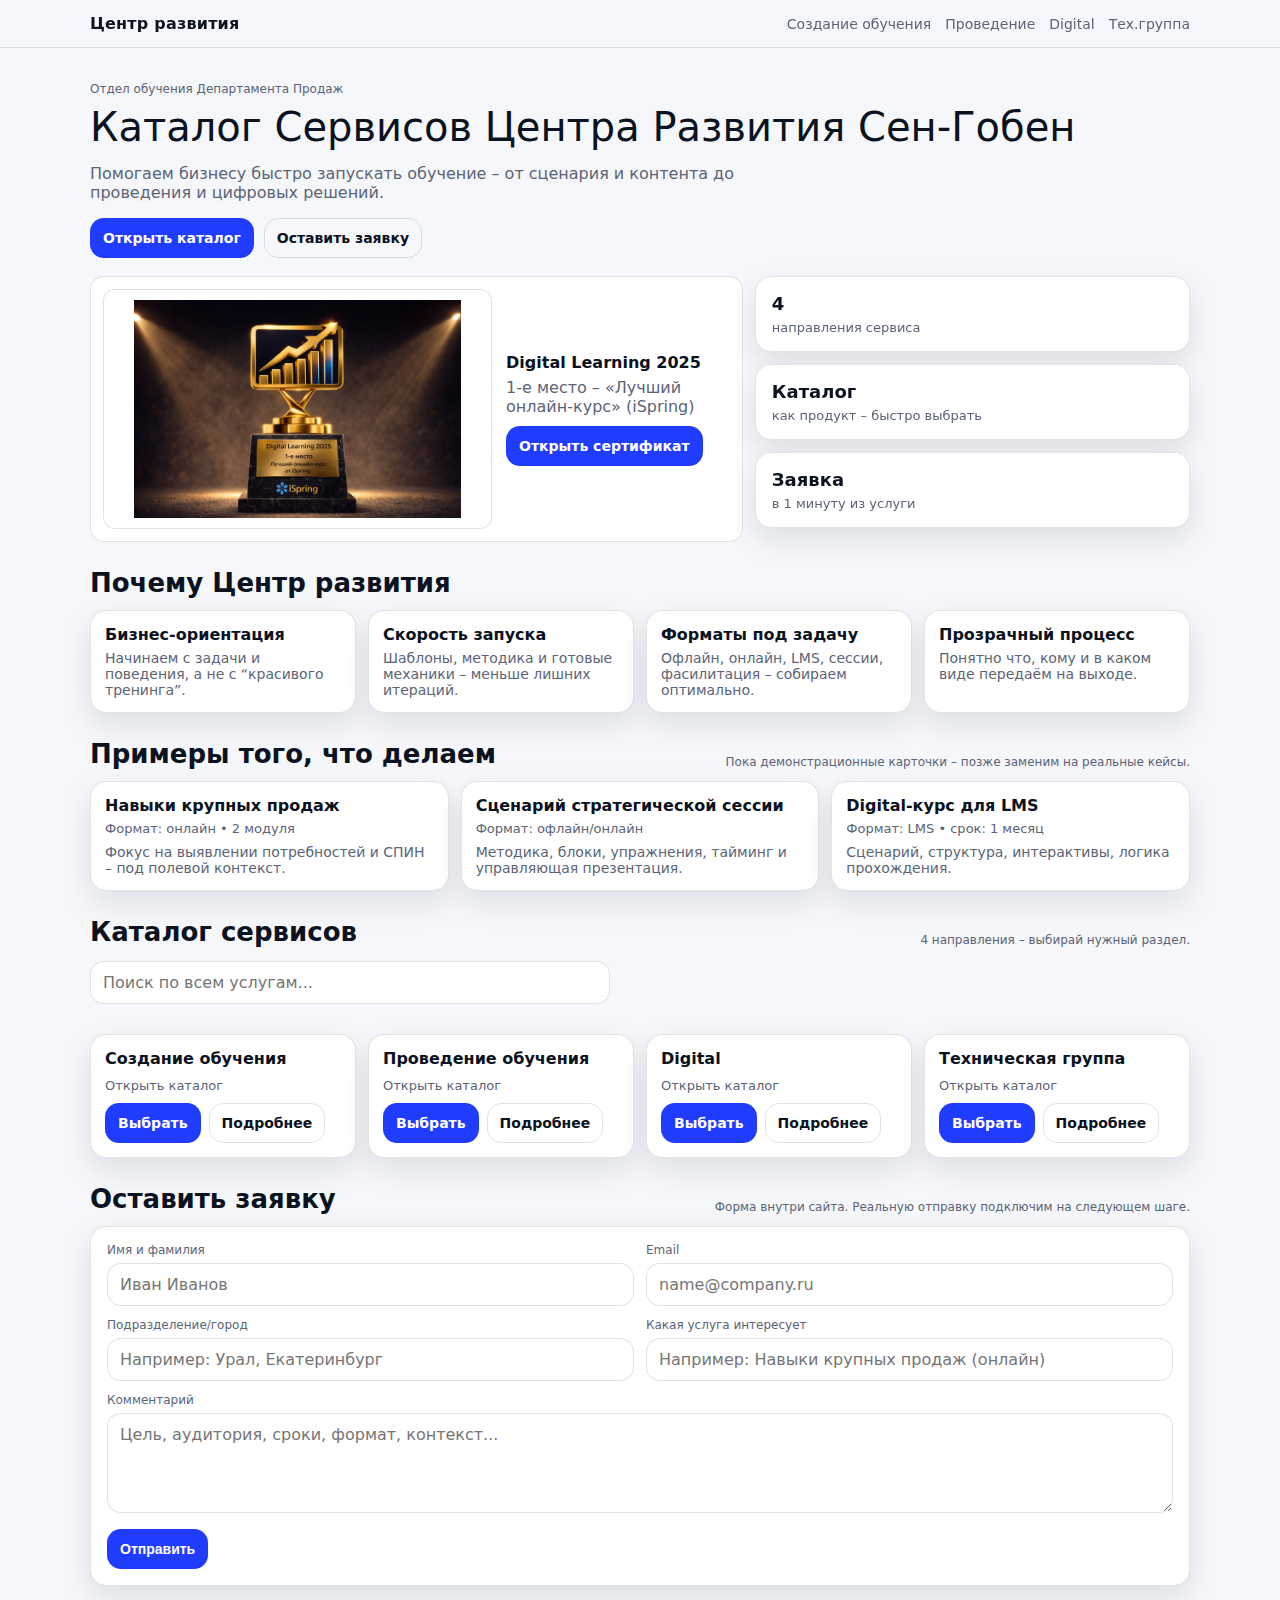
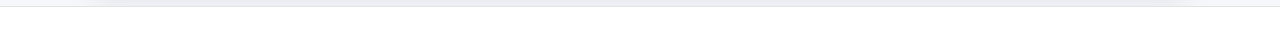
<file: index.html>
<!doctype html>
<html lang="ru">
  <head>
    <meta charset="utf-8" />
    <meta name="viewport" content="width=device-width,initial-scale=1" />
    <title>Каталог сервисов</title>
    <link rel="stylesheet" href="css/styles.css" />
  </head>
  <body>
    <header class="topbar">
      <div class="container topbar__row">
        <a class="brand" href="index.html">Центр развития</a>
        <nav class="nav">
          <a href="create.html">Создание обучения</a>
          <a href="deliver.html">Проведение</a>
          <a href="digital.html">Digital</a>
          <a href="tech.html">Тех.группа</a>
        </nav>
      </div>
    </header>

    <main class="container hero">
      <div class="small" id="brandSubtitle"></div>
      <div class="h1" id="brandTitle"></div>
      <p class="lead">
        Помогаем бизнесу быстро запускать обучение – от сценария и контента до проведения и цифровых
        решений.
      </p>

      <div class="heroActions">
        <a class="btn btn--primary" href="create.html">Открыть каталог</a>
        <a class="btn btn--ghost" href="#request">Оставить заявку</a>
      </div>

      <!-- TRUST / AWARD -->
      <section class="trust">
        <div class="trust__media">
          <div class="awardRow">
            <img
              class="awardImg"
              src="assets/img/ispring-award-2025.png"
              alt="Сертификат Digital Learning 2025"
              loading="lazy"
            />
            <div class="awardText">
              <div class="awardName">Digital Learning 2025</div>
              <div class="awardDesc">1-е место – «Лучший онлайн-курс» (iSpring)</div>
              <a
                class="btn btn--primary"
                href="assets/img/ispring-award-2025.png"
                target="_blank"
                rel="noopener"
                >Открыть сертификат</a
              >
            </div>
          </div>
        </div>

        <div class="trust__side">
          <div class="trust__stats">
            <div class="stat">
              <div class="stat__n">4</div>
              <div class="stat__t">направления сервиса</div>
            </div>
            <div class="stat">
              <div class="stat__n">Каталог</div>
              <div class="stat__t">как продукт – быстро выбрать</div>
            </div>
            <div class="stat">
              <div class="stat__n">Заявка</div>
              <div class="stat__t">в 1 минуту из услуги</div>
            </div>
          </div>
        </div>
      </section>

      <!-- WHY US -->
      <section class="why">
        <h2 class="h2">Почему Центр развития</h2>
        <div class="why__grid">
          <div class="why__item">
            <div class="why__h">Бизнес-ориентация</div>
            <div class="why__d">Начинаем с задачи и поведения, а не с “красивого тренинга”.</div>
          </div>
          <div class="why__item">
            <div class="why__h">Скорость запуска</div>
            <div class="why__d">Шаблоны, методика и готовые механики – меньше лишних итераций.</div>
          </div>
          <div class="why__item">
            <div class="why__h">Форматы под задачу</div>
            <div class="why__d">
              Офлайн, онлайн, LMS, сессии, фасилитация – собираем оптимально.
            </div>
          </div>
          <div class="why__item">
            <div class="why__h">Прозрачный процесс</div>
            <div class="why__d">Понятно что, кому и в каком виде передаём на выходе.</div>
          </div>
        </div>
      </section>

      <!-- CASES -->
      <section class="cases">
        <div class="cases__head">
          <h2 class="h2">Примеры того, что делаем</h2>
          <div class="small muted">
            Пока демонстрационные карточки – позже заменим на реальные кейсы.
          </div>
        </div>

        <div class="cases__grid">
          <div class="case">
            <div class="case__t">Навыки крупных продаж</div>
            <div class="case__m">Формат: онлайн • 2 модуля</div>
            <div class="case__d">
              Фокус на выявлении потребностей и СПИН – под полевой контекст.
            </div>
          </div>
          <div class="case">
            <div class="case__t">Сценарий стратегической сессии</div>
            <div class="case__m">Формат: офлайн/онлайн</div>
            <div class="case__d">
              Методика, блоки, упражнения, тайминг и управляющая презентация.
            </div>
          </div>
          <div class="case">
            <div class="case__t">Digital-курс для LMS</div>
            <div class="case__m">Формат: LMS • срок: 1 месяц</div>
            <div class="case__d">Сценарий, структура, интерактивы, логика прохождения.</div>
          </div>
        </div>
      </section>

      <!-- CATALOG CARDS -->
      <section class="catalogHome">
        <div class="catalogHome__head">
          <h2 class="h2">Каталог сервисов</h2>
          <div class="small muted">4 направления – выбирай нужный раздел.</div>
        </div>
        <!-- Global search -->
        <div class="homeSearch">
          <input type="search" id="globalSearchInput" placeholder="Поиск по всем услугам..." />
        </div>
        <div class="grid" id="globalResults" style="margin-top: 12px"></div>
        <div class="cards" id="homeCards"></div>
      </section>

      <!-- REQUEST FORM (site-internal UI) -->
      <section class="request" id="request">
        <div class="request__head">
          <h2 class="h2">Оставить заявку</h2>
          <div class="small muted">
            Форма внутри сайта. Реальную отправку подключим на следующем шаге.
          </div>
        </div>

        <form class="form" id="requestForm">
          <div class="form__row">
            <label>
              <span>Имя и фамилия</span>
              <input name="name" required placeholder="Иван Иванов" />
            </label>
            <label>
              <span>Email</span>
              <input name="email" type="email" required placeholder="name@company.ru" />
            </label>
          </div>

          <div class="form__row">
            <label>
              <span>Подразделение/город</span>
              <input name="unit" placeholder="Например: Урал, Екатеринбург" />
            </label>
            <label>
              <span>Какая услуга интересует</span>
              <input name="service" placeholder="Например: Навыки крупных продаж (онлайн)" />
            </label>
          </div>

          <label>
            <span>Комментарий</span>
            <textarea
              name="comment"
              rows="4"
              placeholder="Цель, аудитория, сроки, формат, контекст..."
            ></textarea>
          </label>

          <div class="form__actions">
            <button class="btn btn--primary" type="submit">Отправить</button>
            <div class="small muted" id="requestStatus"></div>
          </div>
        </form>
      </section>
    </main>

    <footer class="footer">
      <div class="container footer__row"></div>
    </footer>

    <script src="js/data.js"></script>
    <script src="js/app.js"></script>
  </body>
</html>
</file>
<file: css/styles.css>
:root{
  --bg:#f5f7fb;
  --paper:#ffffff;
  --ink:#0b1220;
  --muted:#5b6476;
  --line:rgba(15,22,41,.12);
  --accent:#1f3cff;
  --radius:16px;
  --shadow:0 12px 30px rgba(11,18,32,.10);
}

*{box-sizing:border-box}
html,body{margin:0;padding:0;font-family:system-ui,-apple-system,Segoe UI,Roboto,Arial,sans-serif;background:var(--bg);color:var(--ink)}
a{color:inherit;text-decoration:none}
.container{width:min(1100px,92vw);margin:0 auto}

.topbar{
  position:sticky;top:0;z-index:10;
  background:rgba(245,247,251,.85);
  backdrop-filter:blur(10px);
  border-bottom:1px solid var(--line);
}
.topbar__row{display:flex;align-items:center;justify-content:space-between;gap:12px;padding:14px 0}
.brand{font-weight:800;letter-spacing:.2px}
.nav{display:flex;gap:14px;font-size:14px;color:var(--muted)}
.nav a:hover{color:var(--ink)}

.hero{padding:34px 0 10px}
.h1{font-size:40px;line-height:1.05;margin:10px 0 8px}
.lead{max-width:70ch;color:var(--muted)}
.cards{display:grid;gap:12px;grid-template-columns:repeat(4,1fr);margin-top:18px}
@media (max-width: 980px){.cards{grid-template-columns:repeat(2,1fr)}}
@media (max-width: 560px){.cards{grid-template-columns:1fr}}

.card{
  background:var(--paper);border:1px solid var(--line);border-radius:var(--radius);
  box-shadow:var(--shadow);padding:14px;
  display:flex;flex-direction:column;gap:10px;
}
.card__title{font-weight:800}
.card__meta{font-size:13px;color:var(--muted)}
.btn{
  display:inline-flex;align-items:center;justify-content:center;
  padding:11px 12px;border-radius:14px;border:1px solid var(--line);
  background:var(--paper);font-weight:700;font-size:14px;cursor:pointer;
}
.btn--primary{background:var(--accent);border-color:rgba(31,60,255,.25);color:#fff}
.btn--ghost{background:transparent}
.btn:hover{transform:translateY(-1px)}
.btn:active{transform:translateY(0)}

.page{padding:20px 0 40px}
.pagehead{display:flex;align-items:flex-end;justify-content:space-between;gap:12px;flex-wrap:wrap}
.h2{margin:0;font-size:26px}
.small{font-size:12px;color:var(--muted)}

.grid{display:grid;gap:12px;grid-template-columns:repeat(3,1fr);margin-top:14px}
@media (max-width: 980px){.grid{grid-template-columns:repeat(2,1fr)}}
@media (max-width: 620px){.grid{grid-template-columns:1fr}}

.badges{display:flex;gap:8px;flex-wrap:wrap}
.badge{font-size:12px;color:var(--muted);border:1px solid var(--line);background:rgba(11,18,32,.03);padding:7px 9px;border-radius:999px}

.service{
  background:var(--paper);border:1px solid var(--line);border-radius:var(--radius);
  box-shadow:var(--shadow);padding:16px;margin-top:14px;
}
.service h1{margin:10px 0 6px;font-size:28px}
.service .lead{margin:0 0 12px}
.block{margin-top:14px}
.block h3{margin:0 0 8px}
.list{margin:0;padding-left:18px;color:var(--muted)}
.footer{border-top:1px solid var(--line);background:#fff}
.footer__row{display:flex;justify-content:space-between;gap:12px;flex-wrap:wrap;padding:16px 0;color:var(--muted);font-size:12px}

.heroActions{display:flex;gap:10px;flex-wrap:wrap;margin:14px 0 6px}

.trust{display:grid;grid-template-columns:1.2fr .8fr;gap:12px;margin-top:18px}
@media (max-width: 980px){.trust{grid-template-columns:1fr}}
.trust__card{
  background:var(--paper);border:1px solid var(--line);border-radius:var(--radius);
  box-shadow:var(--shadow);padding:16px;
}
.trust__head{display:flex;align-items:center;justify-content:space-between;gap:12px;flex-wrap:wrap}
.trust__badge{
  font-size:12px;font-weight:800;
  background:rgba(31,60,255,.10);
  border:1px solid rgba(31,60,255,.20);
  color:var(--ink);
  padding:7px 10px;border-radius:999px;
}
.trust__title{font-weight:900}
.trust__text{color:var(--muted);margin:10px 0 12px}
.trust__media{
  border-radius:14px;
  overflow:hidden;
  background:#fff;                 /* поля будут белыми */
  border:1px solid var(--line);
  padding:14px;                    /* аккуратные поля внутри */
}

.trust__media img{
  display:block;
  width:100%;
  height:320px;                    /* высота блока, можно 260–420 */
  object-fit:contain;              /* НЕ обрезает */
  background:#fff;                 /* чтобы поля были единые */
}

.trust__stats{display:grid;gap:12px}
.stat{
  background:var(--paper);border:1px solid var(--line);border-radius:var(--radius);
  box-shadow:var(--shadow);padding:16px;
}
.stat__n{font-size:18px;font-weight:900}
.stat__t{color:var(--muted);margin-top:6px;font-size:13px}

.why{margin-top:26px}
.why__grid{display:grid;grid-template-columns:repeat(4,1fr);gap:12px;margin-top:12px}
@media (max-width: 980px){.why__grid{grid-template-columns:repeat(2,1fr)}}
@media (max-width: 560px){.why__grid{grid-template-columns:1fr}}
.why__item{
  background:var(--paper);border:1px solid var(--line);border-radius:var(--radius);
  box-shadow:var(--shadow);padding:14px;
}
.why__h{font-weight:900}
.why__d{color:var(--muted);margin-top:6px;font-size:14px}

.cases{margin-top:26px}
.cases__head{display:flex;align-items:flex-end;justify-content:space-between;gap:12px;flex-wrap:wrap}
.cases__grid{display:grid;grid-template-columns:repeat(3,1fr);gap:12px;margin-top:12px}
@media (max-width: 980px){.cases__grid{grid-template-columns:repeat(2,1fr)}}
@media (max-width: 620px){.cases__grid{grid-template-columns:1fr}}
.case{
  background:var(--paper);border:1px solid var(--line);border-radius:var(--radius);
  box-shadow:var(--shadow);padding:14px;
}
.case__t{font-weight:900}
.case__m{color:var(--muted);font-size:13px;margin-top:6px}
.case__d{color:var(--muted);font-size:14px;margin-top:8px}

.catalogHome{margin-top:26px}
.catalogHome__head{display:flex;align-items:flex-end;justify-content:space-between;gap:12px;flex-wrap:wrap}

.request{margin-top:26px;padding-bottom:10px}
.request__head{display:flex;align-items:flex-end;justify-content:space-between;gap:12px;flex-wrap:wrap}
.form{
  margin-top:12px;
  background:var(--paper);border:1px solid var(--line);border-radius:var(--radius);
  box-shadow:var(--shadow);padding:16px;
  display:flex;flex-direction:column;gap:12px;
}
.form__row{display:grid;grid-template-columns:1fr 1fr;gap:12px}
@media (max-width: 900px){.form__row{grid-template-columns:1fr}}
.form label span{display:block;font-size:12px;color:var(--muted);margin-bottom:6px}
.form input,.form textarea{
  width:100%;padding:11px 12px;border-radius:14px;border:1px solid var(--line);outline:none;font:inherit;
}
.form input:focus,.form textarea:focus{border-color:rgba(31,60,255,.35)}
.form__actions{display:flex;align-items:center;gap:12px;flex-wrap:wrap}

.sectionSearch{
  margin-top:14px;
}
.sectionSearch input{
  width:100%;
  max-width:420px;
  padding:11px 12px;
  border-radius:14px;
  border:1px solid var(--line);
  font:inherit;
}
.sectionSearch input:focus{
  border-color:rgba(31,60,255,.35);
}

.trust{align-items:start;}
.trust__side{
  position: sticky;
  top: 88px; /* под вашу шапку, можно 72-96 */
  align-self: start;
}

.trust__media img{
  max-height: 360px;
  object-fit: cover;
}

/* FORCE FIX: award image fit */
.trust__media{
  background:#fff !important;
  border:1px solid var(--line) !important;
  border-radius:14px !important;
  overflow:hidden !important;
  padding:12px !important;
}

.trust__media img{
  width:100% !important;
  height:240px !important;     /* уменьшили высоту блока */
  object-fit:contain !important;/* НЕ обрезает */
  display:block !important;
  background:#fff !important;
}

.awardRow{
  display:flex;
  gap:14px;
  align-items:center;
}
@media (max-width: 900px){
  .awardRow{flex-direction:column; align-items:flex-start;}
}
.awardImg{
  width:140px;
  height:140px;
  object-fit:contain;
  border-radius:12px;
  background:#fff;
  border:1px solid var(--line);
  padding:10px;
}
.awardName{font-weight:900}
.awardDesc{color:var(--muted); margin-top:6px; margin-bottom:10px}

.card__desc{
  color:var(--muted);
  font-size:14px;
  line-height:1.3;
  margin-top:6px;
}

.homeSearch{
  margin-top:14px;
}
.homeSearch input{
  width:100%;
  max-width:520px;
  padding:11px 12px;
  border-radius:14px;
  border:1px solid var(--line);
  font:inherit;
}
.homeSearch input:focus{
  border-color:rgba(31,60,255,.35);
}
</file>
